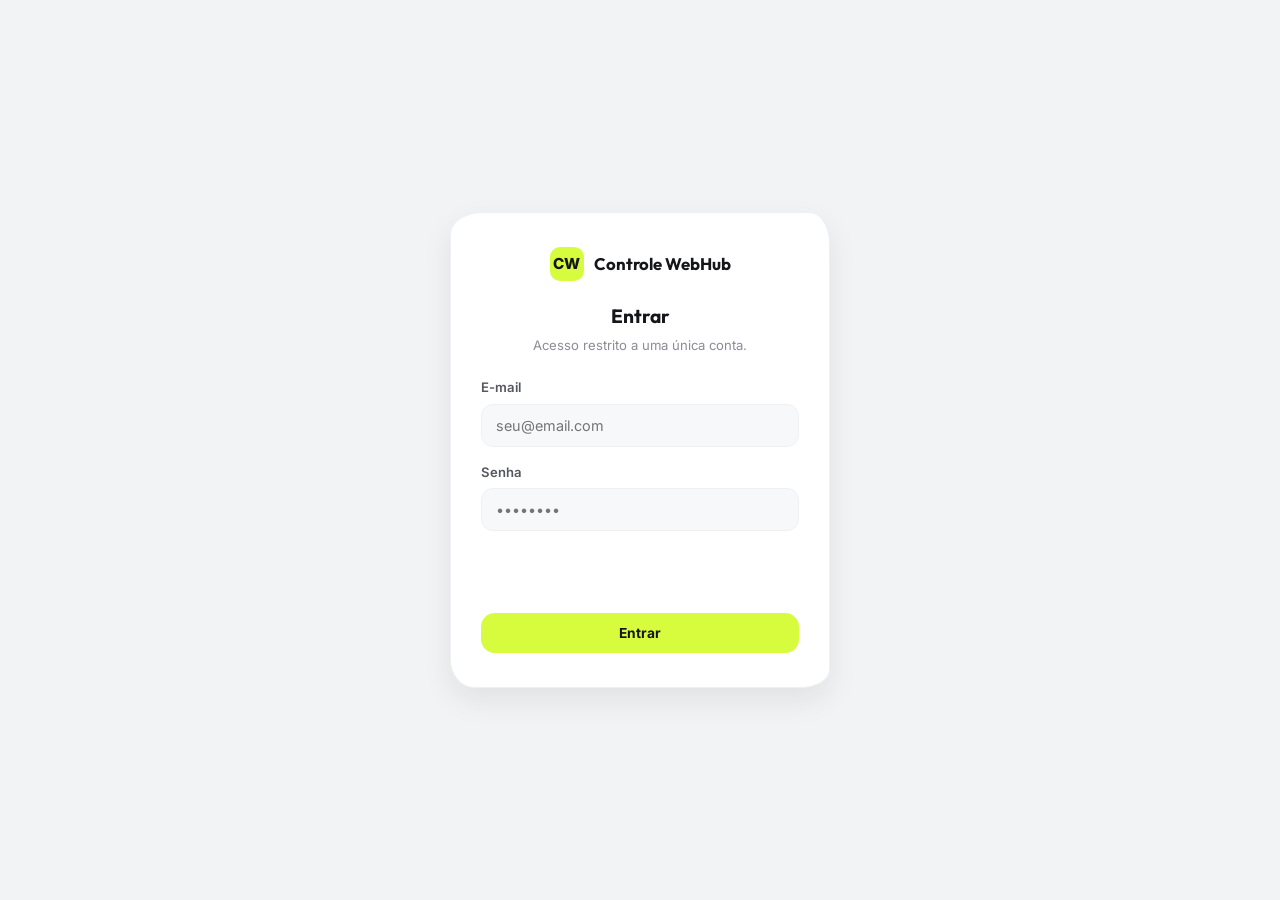
<file: cliente.html>
<!DOCTYPE html>
<html lang="pt-BR">
<head>
<meta charset="UTF-8">
<meta name="viewport" content="width=device-width, initial-scale=1.0">
<title id="pageTitle">Novo cliente | Controle WebHub</title>
<script src="js/auth.js"></script>
<script>AUTH.requireAuth();</script>
<script src="js/theme.js"></script>
<script src="js/sidebar.js"></script>
<link rel="stylesheet" href="css/style.css">
</head>
<body>

<svg style="display:none">
  <symbol id="i-chevron" viewBox="0 0 24 24"><path d="M15 6l-6 6 6 6" fill="none" stroke="currentColor" stroke-width="2" stroke-linecap="round" stroke-linejoin="round"/></symbol>
  <symbol id="i-menu" viewBox="0 0 24 24"><line x1="4" y1="7" x2="20" y2="7" stroke="currentColor" stroke-width="1.8" stroke-linecap="round"/><line x1="4" y1="12" x2="20" y2="12" stroke="currentColor" stroke-width="1.8" stroke-linecap="round"/><line x1="4" y1="17" x2="20" y2="17" stroke="currentColor" stroke-width="1.8" stroke-linecap="round"/></symbol>
  <symbol id="i-home" viewBox="0 0 24 24"><path d="M4 11.5 12 4l8 7.5" fill="none" stroke="currentColor" stroke-width="1.8" stroke-linecap="round" stroke-linejoin="round"/><path d="M6 10v9h12v-9" fill="none" stroke="currentColor" stroke-width="1.8" stroke-linejoin="round"/><path d="M10 19v-5h4v5" fill="none" stroke="currentColor" stroke-width="1.8" stroke-linejoin="round"/></symbol>
  <symbol id="i-users" viewBox="0 0 24 24"><circle cx="9" cy="8" r="3.2" fill="none" stroke="currentColor" stroke-width="1.8"/><path d="M3 20c.8-3.4 3-5.2 6-5.2s5.2 1.8 6 5.2" fill="none" stroke="currentColor" stroke-width="1.8" stroke-linecap="round"/><circle cx="16.5" cy="8.5" r="2.6" fill="none" stroke="currentColor" stroke-width="1.8"/><path d="M15 14.6c2.6.3 4.2 1.9 4.8 4.4" fill="none" stroke="currentColor" stroke-width="1.8" stroke-linecap="round"/></symbol>
  <symbol id="i-plus" viewBox="0 0 24 24"><line x1="12" y1="5" x2="12" y2="19" stroke="currentColor" stroke-width="2" stroke-linecap="round"/><line x1="5" y1="12" x2="19" y2="12" stroke="currentColor" stroke-width="2" stroke-linecap="round"/></symbol>
  <symbol id="i-cash" viewBox="0 0 24 24"><rect x="2.5" y="6" width="19" height="12" rx="2.5" fill="none" stroke="currentColor" stroke-width="1.8"/><circle cx="12" cy="12" r="2.6" fill="none" stroke="currentColor" stroke-width="1.8"/></symbol>
  <symbol id="i-report" viewBox="0 0 24 24"><path d="M7 3h8l4 4v14a1 1 0 0 1-1 1H7a1 1 0 0 1-1-1V4a1 1 0 0 1 1-1z" fill="none" stroke="currentColor" stroke-width="1.8" stroke-linejoin="round"/><path d="M15 3v4h4" fill="none" stroke="currentColor" stroke-width="1.8" stroke-linejoin="round"/><line x1="9" y1="12" x2="15" y2="12" stroke="currentColor" stroke-width="1.6" stroke-linecap="round"/><line x1="9" y1="15.5" x2="15" y2="15.5" stroke="currentColor" stroke-width="1.6" stroke-linecap="round"/><line x1="9" y1="19" x2="12.5" y2="19" stroke="currentColor" stroke-width="1.6" stroke-linecap="round"/></symbol>
  <symbol id="i-logout" viewBox="0 0 24 24"><path d="M15 17l5-5-5-5" fill="none" stroke="currentColor" stroke-width="1.8" stroke-linecap="round" stroke-linejoin="round"/><line x1="20" y1="12" x2="9" y2="12" stroke="currentColor" stroke-width="1.8" stroke-linecap="round"/><path d="M13 5H6a1 1 0 0 0-1 1v12a1 1 0 0 0 1 1h7" fill="none" stroke="currentColor" stroke-width="1.8" stroke-linecap="round" stroke-linejoin="round"/></symbol>
  <symbol id="i-gear" viewBox="0 0 24 24"><circle cx="12" cy="12" r="3" fill="none" stroke="currentColor" stroke-width="1.8"/><path d="M19.4 13a7.6 7.6 0 0 0 0-2l2-1.4-2-3.4-2.3.8a7.7 7.7 0 0 0-1.7-1l-.4-2.4H10.6l-.4 2.4a7.7 7.7 0 0 0-1.7 1l-2.3-.8-2 3.4L6.2 11a7.6 7.6 0 0 0 0 2l-2 1.4 2 3.4 2.3-.8a7.7 7.7 0 0 0 1.7 1l.4 2.4h3.4l.4-2.4a7.7 7.7 0 0 0 1.7-1l2.3.8 2-3.4z" fill="none" stroke="currentColor" stroke-width="1.6" stroke-linejoin="round"/></symbol>
  <symbol id="i-bell" viewBox="0 0 24 24"><path d="M6 17v-5a6 6 0 0 1 12 0v5l1.5 2.2H4.5z" fill="none" stroke="currentColor" stroke-width="1.8" stroke-linejoin="round"/><path d="M9.5 20.5a2.6 2.6 0 0 0 5 0" fill="none" stroke="currentColor" stroke-width="1.8" stroke-linecap="round"/></symbol>
  <symbol id="i-trash" viewBox="0 0 24 24"><path d="M4 7h16M9 7V4h6v3m-8 0 1 13h8l1-13" fill="none" stroke="currentColor" stroke-width="1.8" stroke-linecap="round" stroke-linejoin="round"/></symbol>
</svg>

<div class="app">

  <!-- ================= SIDEBAR ================= -->
  <aside class="sidebar">
    <button class="sidebar-collapse-btn" id="sidebarCollapseBtn" aria-label="Recolher menu"><svg class="icon-sm"><use href="#i-chevron"/></svg></button>
    <div class="brand">
      <div class="brand-mark">CW</div>
      <span class="brand-name">Controle WebHub</span>
    </div>
    <nav class="nav-group">
      <a href="index.html" class="nav-link"><svg class="icon"><use href="#i-home"/></svg><span>Dashboard</span></a>
      <a href="clientes.html" class="nav-link active"><svg class="icon"><use href="#i-users"/></svg><span>Clientes</span></a>
      <a href="cliente.html" class="nav-sublink active"><svg><use href="#i-plus"/></svg><span>Novo cliente</span></a>
      <a href="relatorio.html" class="nav-link"><svg class="icon"><use href="#i-report"/></svg><span>Relatório</span></a>
      <a href="configuracoes.html" class="nav-link"><svg class="icon"><use href="#i-gear"/></svg><span>Configurações</span></a>
    </nav>
    <div class="nav-spacer"></div>
    <div class="sidebar-card">
      <div class="badge-mini"><svg class="icon-sm"><use href="#i-cash"/></svg></div>
      <h4>Resumo rápido</h4>
      <p id="sidebarSummary">Carregando totais…</p>
    </div>
  </aside>
  <div class="sidebar-backdrop" id="sidebarBackdrop"></div>

  <!-- ================= CONTEÚDO ================= -->
  <main class="main">
    <div class="topbar">
      <div class="topbar-title">
        <button class="hamburger-btn" id="hamburgerBtn" aria-label="Abrir menu"><svg class="icon"><use href="#i-menu"/></svg></button>
        <h1 id="formTitle">Novo cliente</h1>
        <span class="topbar-pill" id="clientCountPill">0 clientes</span>
      </div>
      <div class="topbar-actions">
        <button class="icon-btn" id="notifBell" aria-label="Notificações"><svg class="icon"><use href="#i-bell"/></svg></button>
        <div class="user-chip">
          <div class="user-avatar">EU</div>
          <span>Minha agência</span>
        </div>
        <button class="icon-btn" id="logoutBtn" aria-label="Sair"><svg class="icon"><use href="#i-logout"/></svg></button>
      </div>
    </div>

    <form class="form-card" id="clientForm">
      <div class="form-grid">
        <label class="field field-full">
          <span>Nome da empresa *</span>
          <input type="text" name="empresa" required placeholder="ex: Padaria do João">
        </label>

        <label class="field">
          <span>Valor do projeto (R$) *</span>
          <input type="number" name="valor" min="0" step="0.01" required placeholder="0,00">
        </label>
        <label class="field">
          <span>Tipo de projeto</span>
          <select name="tipoProjeto">
            <option value="">Selecione...</option>
            <option value="Site institucional">Site institucional</option>
            <option value="Identidade visual">Identidade visual</option>
            <option value="Sistema">Sistema</option>
            <option value="SaaS">SaaS</option>
            <option value="Landing page">Landing page</option>
            <option value="Manutenção">Manutenção</option>
          </select>
        </label>

        <label class="field">
          <span>Origem do cliente</span>
          <select name="origem">
            <option value="">Selecione...</option>
            <option value="Formulário">Formulário</option>
            <option value="WhatsApp">WhatsApp</option>
            <option value="Instagram">Instagram</option>
            <option value="Pessoal">Pessoal</option>
          </select>
        </label>

        <label class="field">
          <span>Dev responsável</span>
          <select name="devResponsavel" id="devResponsavel">
            <option value="">Selecione...</option>
            <option value="Ruan">Ruan</option>
          </select>
        </label>
        <label class="field">
          <span>Forma de pagamento</span>
          <select name="tipoPagamento" id="tipoPagamento">
            <option value="avista">À vista</option>
            <option value="parcelado">Parcelado</option>
          </select>
        </label>

        <label class="field">
          <span>Data de início</span>
          <input type="date" name="dataInicio">
        </label>
        <label class="field">
          <span>Prazo final</span>
          <input type="date" name="prazoFinal">
        </label>

        <label class="field">
          <span>Status do projeto</span>
          <select name="status">
            <option value="desenvolvimento">Em desenvolvimento</option>
            <option value="concluido">Concluído</option>
          </select>
        </label>
        <div class="field-full checkbox-row">
          <label class="checkbox-field" id="clientePagoField">
            <input type="checkbox" name="clientePago">
            <span>Cliente já pagou</span>
          </label>
          <label class="checkbox-field" id="devPagoField">
            <input type="checkbox" name="devPago">
            <span>Dev já foi pago</span>
          </label>
          <label class="checkbox-field">
            <input type="checkbox" name="agenciaPaga">
            <span>Agência já foi paga</span>
          </label>
        </div>
      </div>

      <div class="section-title" id="splitSectionTitle">Divisão do valor entre agência, você e o dev</div>
      <div class="split-row" id="splitRow">
        <label class="field">
          <span>Agência (%)</span>
          <input type="number" name="splitAgencia" min="0" max="100" step="1" value="20">
        </label>
        <label class="field">
          <span>Eu (%)</span>
          <input type="number" name="splitEu" min="0" max="100" step="1" value="40">
        </label>
        <label class="field" id="splitDevField">
          <span>Dev (%)</span>
          <input type="number" name="splitDev" min="0" max="100" step="1" value="40">
        </label>
      </div>
      <div class="split-breakdown" id="splitBreakdown">
        <div class="split-card is-agencia"><span>Agência recebe</span><strong id="splitAgenciaValue">R$ 0,00</strong><small id="splitAgenciaPct">20%</small></div>
        <div class="split-card is-eu"><span>Eu recebo</span><strong id="splitEuValue">R$ 0,00</strong><small id="splitEuPct">40%</small></div>
        <div class="split-card is-dev" id="splitDevCard"><span>Dev recebe</span><strong id="splitDevValue">R$ 0,00</strong><small id="splitDevPct">40%</small></div>
      </div>
      <div class="split-total" id="splitTotal">Soma: 100%</div>

      <div class="section-title">Situação financeira real deste projeto</div>
      <p class="field-hint" style="margin:-8px 0 12px;">Aqui é o dinheiro que já entrou/saiu de verdade — diferente da divisão acima, que é só o combinado.</p>
      <div class="finance-panel">
        <div class="finance-row">
          <div class="finance-row-info"><strong>Recebido do cliente</strong><span id="financeRecebidoHint"></span></div>
          <div class="finance-row-value" id="financeRecebido">R$ 0,00</div>
        </div>
        <div class="finance-row" id="financeDevRow">
          <div class="finance-row-info"><strong>Repassado ao dev</strong><span id="financeDevHint"></span></div>
          <div class="finance-row-value" id="financeDev">R$ 0,00</div>
        </div>
        <div class="finance-row">
          <div class="finance-row-info"><strong>Repassado à agência</strong><span id="financeAgenciaHint"></span></div>
          <div class="finance-row-value" id="financeAgencia">R$ 0,00</div>
        </div>
        <div class="finance-row is-total">
          <div class="finance-row-info"><strong>Saldo real (fica comigo)</strong></div>
          <div class="finance-row-value" id="financeSaldo">R$ 0,00</div>
        </div>
      </div>

      <div class="section-title" id="parcelasTitle" hidden>
        <span>Parcelas</span>
        <button type="button" class="btn btn-outline btn-sm" id="addParcela"><svg class="icon-sm"><use href="#i-plus"/></svg>Adicionar parcela</button>
      </div>
      <div class="parcelas-list" id="parcelasList" hidden></div>

      <p class="admin-msg" id="formMsg" style="font-size:.85rem;margin-top:14px;"></p>

      <div class="form-actions">
        <button type="button" class="btn btn-danger" id="deleteBtn" hidden><svg class="icon-sm"><use href="#i-trash"/></svg>Excluir cliente</button>
        <div class="form-actions-right">
          <a href="clientes.html" class="btn btn-outline">Cancelar</a>
          <button type="submit" class="btn btn-lime" id="submitBtn">Salvar cliente</button>
        </div>
      </div>
    </form>
  </main>
</div>

<div class="toast" id="toast"></div>

<script src="js/store.js"></script>
<script src="js/notifications.js"></script>
<script src="js/cliente.js"></script>
<script>document.getElementById('logoutBtn').addEventListener('click', () => AUTH.logout());</script>
</body>
</html>
</file>
<file: css/style.css>
@import url('https://fonts.googleapis.com/css2?family=Outfit:wght@400;500;600;700;800&family=Inter:wght@400;500;600;700&display=swap');

:root{
  --lime:#d7fb3d;
  --lime-dark:#a9c92e;
  --ink:#15161a;
  --sidebar:#111214;
  --panel:#1b1c20;
  --bg:#f2f3f5;
  --white:#ffffff;
  /* Fixas em qualquer tema — usadas em superfícies que não devem inverter (sidebar,
     card de destaque, botões escuros, avatar) e no texto sobre elas ou sobre o lima. */
  --onyx:#15161a;
  --onyx-text:#ffffff;
  --gray-900:#1c1d21;
  --gray-700:#55565f;
  --gray-500:#8b8c96;
  --gray-300:#d9dae0;
  --gray-100:#eef0f3;
  --gray-50:#f7f8fa;
  --red:#ef5b5b;
  --blue:#5b8def;
  --orange:#f5a623;
  /* "Organic card": cada canto tem uma curvatura própria (h e v diferentes) em vez de
     um border-radius uniforme — dá o ar de forma desenhada à mão, mas sutil o bastante
     pra continuar lendo como um card retangular comum. Usado por TODOS os cards do
     sistema (stat-card, panel, form-card, modal-card, auth-card, notif-popup, sidebar-card,
     split-card, client-card) só por herdarem estas duas variáveis — não precisa reaplicar
     a curvatura card a card. Em px fixo (não %) de propósito: com % o resultado distorce
     em cards muito largos ou muito estreitos, porque a curva vira fração do lado; em px a
     mesma "personalidade" de curva fica igual em qualquer proporção e em qualquer tela. */
  --radius-lg:32px 20px 30px 24px / 22px 32px 18px 28px;
  --radius-md:22px 14px 20px 16px / 16px 22px 14px 20px;
  --radius-sm:12px;
  --shadow-sm:0 1px 3px rgba(20,20,30,.05);
  --shadow-md:0 12px 30px rgba(20,20,30,.08);
  color-scheme:light;
}

:root[data-theme="dark"]{
  --ink:#f2f3f5;
  --bg:#0e0f12;
  --white:#1c1d22;
  --gray-700:#c7c8d1;
  --gray-500:#9c9daa;
  --gray-300:#4a4b52;
  --gray-100:#2c2d33;
  --gray-50:#232429;
  --shadow-sm:0 1px 3px rgba(0,0,0,.3);
  --shadow-md:0 12px 30px rgba(0,0,0,.4);
  color-scheme:dark;
}

*{box-sizing:border-box;}
html,body{margin:0;padding:0;}
[hidden]{display:none !important;}
body{
  font-family:'Inter',sans-serif;background:var(--bg);color:var(--ink);
  font-size:15px;line-height:1.4;
}
h1,h2,h3,.brand-name,.stat-value{font-family:'Outfit',sans-serif;}
a{text-decoration:none;color:inherit;}
button{font-family:inherit;cursor:pointer;border:none;background:none;color:inherit;}
input,select,textarea{font-family:inherit;font-size:.92rem;}
ul{list-style:none;margin:0;padding:0;}
.icon{width:20px;height:20px;flex-shrink:0;}
.icon-sm{width:16px;height:16px;flex-shrink:0;}

/* ================= LAYOUT ================= */
.app{display:flex;min-height:100vh;}

.sidebar{
  width:236px;flex-shrink:0;background:var(--sidebar);color:#c7c8d1;
  display:flex;flex-direction:column;padding:26px 18px;position:fixed;top:0;bottom:0;left:0;
  z-index:50;transition:width .2s ease,padding .2s ease;
}
.sidebar-collapse-btn{
  position:absolute;top:34px;right:-13px;width:26px;height:26px;border-radius:50%;
  background:var(--white);color:var(--gray-700);border:1.5px solid var(--gray-100);
  display:flex;align-items:center;justify-content:center;box-shadow:var(--shadow-sm);z-index:60;
}
.sidebar-collapse-btn:hover{color:var(--ink);}
.sidebar-collapse-btn svg{width:13px;height:13px;transition:transform .2s ease;}
html.sidebar-collapsed .sidebar-collapse-btn svg{transform:rotate(180deg);}
.brand{display:flex;align-items:center;gap:10px;padding:6px 10px 30px;color:var(--onyx-text);}
.brand-mark{
  width:34px;height:34px;border-radius:10px;background:var(--lime);color:var(--onyx);
  display:flex;align-items:center;justify-content:center;font-weight:800;font-size:.95rem;flex-shrink:0;
}
.brand-name{font-weight:700;font-size:1.05rem;}

.nav-group{margin-bottom:6px;}
.nav-link{
  display:flex;align-items:center;gap:12px;padding:11px 14px;border-radius:12px;
  font-size:.9rem;font-weight:500;color:#9c9daa;transition:background .15s ease,color .15s ease;
}
.nav-link:hover{background:rgba(255,255,255,.05);color:var(--onyx-text);}
.nav-link.active{background:var(--lime);color:var(--onyx);font-weight:700;}
.nav-link .icon{color:currentColor;}

/* Sub-item de menu (ex: "Novo cliente" dentro de "Clientes") — mais discreto que um
   item de primeiro nível, sem o bloco de destaque cheio, só indentado. */
.nav-sublink{
  display:flex;align-items:center;gap:10px;padding:8px 14px 8px 40px;border-radius:12px;
  font-size:.82rem;font-weight:500;color:#8a8b96;transition:background .15s ease,color .15s ease;
  margin:-2px 0 4px;
}
.nav-sublink:hover{background:rgba(255,255,255,.05);color:var(--onyx-text);}
.nav-sublink.active{color:var(--lime);font-weight:700;}
.nav-sublink svg{width:14px;height:14px;color:currentColor;flex-shrink:0;}

.nav-spacer{flex:1;}

.sidebar-card{
  background:linear-gradient(160deg,#26272c,#1a1b1f);border-radius:var(--radius-md);
  padding:18px;color:var(--onyx-text);margin-top:10px;
}
.sidebar-card h4{font-size:.88rem;margin:10px 0 4px;}
.sidebar-card p{font-size:.76rem;color:#9c9daa;margin:0 0 12px;line-height:1.5;}
.sidebar-card .badge-mini{
  width:32px;height:32px;border-radius:9px;background:var(--lime);color:var(--onyx);
  display:flex;align-items:center;justify-content:center;font-weight:700;
}

.main{margin-left:236px;flex:1;min-width:0;padding:30px 34px 60px;transition:margin-left .2s ease;}

/* Menu recolhido manualmente (botão na borda do menu) — mesmo visual do modo "só ícones"
   usado automaticamente em telas estreitas, só que acionado pelo usuário em qualquer tamanho. */
html.sidebar-collapsed .sidebar{width:76px;padding:26px 12px;}
html.sidebar-collapsed .brand-name,
html.sidebar-collapsed .nav-link span:not(.icon-badge),
html.sidebar-collapsed .nav-sublink span,
html.sidebar-collapsed .sidebar-card{display:none;}
html.sidebar-collapsed .nav-link{justify-content:center;padding:12px;}
html.sidebar-collapsed .nav-sublink{justify-content:center;padding:8px 12px;}
html.sidebar-collapsed .main{margin-left:76px;}

.topbar{display:flex;align-items:center;justify-content:space-between;margin-bottom:26px;gap:16px;flex-wrap:wrap;}
.topbar-title{display:flex;align-items:center;gap:12px;}
.topbar-title h1{font-size:1.5rem;font-weight:700;}
.topbar-pill{
  background:var(--gray-100);color:var(--gray-700);font-size:.72rem;font-weight:700;
  padding:4px 12px;border-radius:999px;
}
.topbar-actions{display:flex;align-items:center;gap:10px;}
.icon-btn{
  width:40px;height:40px;border-radius:12px;background:var(--white);box-shadow:var(--shadow-sm);
  display:flex;align-items:center;justify-content:center;color:var(--gray-700);position:relative;
}
.user-chip{display:flex;align-items:center;gap:10px;background:var(--white);border-radius:14px;padding:6px 14px 6px 6px;box-shadow:var(--shadow-sm);}
.user-avatar{
  width:32px;height:32px;border-radius:50%;background:var(--lime);color:var(--onyx);
  display:flex;align-items:center;justify-content:center;font-weight:700;font-size:.8rem;
}
.user-chip span{font-size:.85rem;font-weight:600;}

/* Botão hambúrguer — só aparece em telas estreitas (ver media query), abre o menu
   completo por cima do conteúdo. */
.hamburger-btn{
  display:none;width:40px;height:40px;border-radius:12px;background:var(--white);
  box-shadow:var(--shadow-sm);align-items:center;justify-content:center;color:var(--gray-700);
  flex-shrink:0;
}

/* ================= CARDS / STATS ================= */
.stat-grid{display:grid;grid-template-columns:repeat(4,1fr);gap:18px;margin-bottom:22px;}
.stat-card{
  background:var(--white);border-radius:var(--radius-lg);padding:22px;box-shadow:var(--shadow-sm);
  display:flex;flex-direction:column;gap:14px;min-height:150px;
}
.stat-card.is-accent{background:var(--onyx);color:var(--onyx-text);}
.stat-card.is-accent .stat-label{color:#a9aab2;}
.stat-card.is-clickable{
  border:none;font-family:inherit;text-align:left;width:100%;cursor:pointer;
  transition:transform .15s ease,box-shadow .15s ease;
}
.stat-card.is-clickable:hover{transform:translateY(-3px);box-shadow:var(--shadow-md);}
.stat-icon{
  width:42px;height:42px;border-radius:12px;display:flex;align-items:center;justify-content:center;
  background:var(--gray-100);color:var(--ink);
}
.stat-card.is-accent .stat-icon{background:var(--lime);color:var(--onyx);}
/* Mesma linguagem de cor das divisões em cliente.html: azul = agência, verde = recebido/
   meu (dinheiro que fica), vermelho = dev (repasse pra fora). Cor fixa (não muda com o
   tema) igual aos split-cards, pelo mesmo motivo: o fundo claro é fixo. */
.stat-icon.is-blue{background:#e2ecff;color:#3b6fd6;}
.stat-icon.is-green{background:#e3f6ea;color:#1e8a4c;}
.stat-icon.is-red{background:#fdecec;color:#e05656;}
.stat-value{font-size:1.55rem;font-weight:700;}
.stat-label{font-size:.8rem;color:var(--gray-500);font-weight:500;}
.stat-sub{font-size:.72rem;color:var(--gray-500);font-weight:600;margin-top:2px;min-height:15px;}

.grid-2{display:grid;grid-template-columns:1.5fr 1fr;gap:18px;align-items:stretch;}

.panel{background:var(--white);border-radius:var(--radius-lg);padding:24px;box-shadow:var(--shadow-sm);}
.panel-head{display:flex;align-items:center;justify-content:space-between;margin-bottom:18px;}
.panel-head h3{font-size:1rem;font-weight:700;}
.panel-head .plain-link{font-size:.8rem;color:var(--gray-500);font-weight:600;}
.btn-link-reset{background:none;border:none;font-family:inherit;cursor:pointer;}
#monthlyChartWrap{cursor:pointer;}

.chart-wrap{height:220px;position:relative;}

.donut-wrap{display:flex;align-items:center;gap:20px;}
.donut-canvas-wrap{width:150px;height:150px;position:relative;flex-shrink:0;}
.donut-center{
  position:absolute;inset:0;display:flex;flex-direction:column;align-items:center;justify-content:center;
}
.donut-center strong{font-size:1.15rem;}
.donut-center span{font-size:.7rem;color:var(--gray-500);}
.legend{display:flex;flex-direction:column;gap:12px;flex:1;}
.legend-item{display:flex;align-items:center;gap:10px;font-size:.82rem;}
.legend-dot{width:10px;height:10px;border-radius:50%;flex-shrink:0;}
.legend-item strong{margin-left:auto;font-weight:700;}

.target-list{display:flex;flex-direction:column;gap:16px;margin-top:20px;}
.target-row{display:flex;align-items:center;gap:12px;}
.target-icon{width:34px;height:34px;border-radius:10px;background:var(--gray-100);display:flex;align-items:center;justify-content:center;flex-shrink:0;}
.target-info{flex:1;min-width:0;}
.target-info .target-top{display:flex;justify-content:space-between;font-size:.8rem;margin-bottom:6px;}
.target-info .target-top strong{font-weight:700;}
.target-track{height:6px;border-radius:999px;background:var(--gray-100);overflow:hidden;}
.target-fill{height:100%;border-radius:999px;background:var(--ink);}

/* ================= CLIENTES (grid + cards) ================= */
.page-head{display:flex;align-items:center;justify-content:space-between;margin-bottom:22px;flex-wrap:wrap;gap:14px;}
.btn{
  display:inline-flex;align-items:center;gap:8px;padding:12px 20px;border-radius:14px;
  font-weight:700;font-size:.86rem;transition:transform .15s ease,box-shadow .15s ease;
}
.btn-primary{background:var(--onyx);color:var(--onyx-text);}
.btn-primary:hover{transform:translateY(-1px);box-shadow:var(--shadow-md);}
.btn-lime{background:var(--lime);color:var(--onyx);}
.btn-lime:hover{transform:translateY(-1px);box-shadow:var(--shadow-md);}
.btn-outline{background:var(--white);color:var(--ink);box-shadow:var(--shadow-sm);}
.btn-outline:hover{background:var(--gray-50);}
.btn-danger{background:#fdecec;color:var(--red);}
.btn-sm{padding:8px 14px;font-size:.78rem;border-radius:10px;}
.btn:disabled{opacity:.5;cursor:not-allowed;transform:none !important;}

.client-grid{display:grid;grid-template-columns:repeat(auto-fill,minmax(230px,1fr));gap:22px;}

/* Card estilo "perfil": o avatar redondo fica dentro do card, encaixado no
   canto superior direito, fazendo borda com a própria borda do card. A curvatura
   do card vem de --radius-lg (o mesmo "organic card" reutilizado no resto do sistema). */
.client-card{
  display:block;position:relative;text-align:left;
  transition:transform .15s ease,box-shadow .15s ease;
}
.client-card:hover{transform:translateY(-3px);}
.client-card:hover .client-card-body{box-shadow:var(--shadow-md);}
.client-card-avatar-wrap{position:absolute;top:16px;right:16px;z-index:2;}
.client-card-arrow{
  position:absolute;bottom:-2px;right:-2px;width:18px;height:18px;border-radius:50%;
  background:var(--white);border:1.5px solid var(--gray-100);color:var(--ink);
  display:flex;align-items:center;justify-content:center;
}
.client-card-arrow svg{width:9px;height:9px;}
.client-card-body{
  position:relative;background:var(--white);
  border:1.5px solid var(--gray-100);border-radius:var(--radius-lg);
  padding:20px;display:flex;flex-direction:column;gap:14px;
  transition:box-shadow .15s ease;
}
.client-avatar{
  width:44px;height:44px;border-radius:50%;background:var(--onyx);color:var(--lime);
  display:flex;align-items:center;justify-content:center;font-weight:700;font-size:1rem;flex-shrink:0;
}
.client-card-name{font-weight:700;font-size:.95rem;padding-right:52px;}
.client-card-role{font-size:.76rem;color:var(--gray-500);margin-top:2px;padding-right:52px;}
.client-card-value{font-size:1.2rem;font-weight:700;}
.client-card-foot{display:flex;align-items:center;justify-content:space-between;}
.status-dot{width:9px;height:9px;border-radius:50%;display:inline-block;flex-shrink:0;}
.status-pill{
  display:inline-flex;align-items:center;gap:6px;font-size:.72rem;font-weight:700;
  padding:5px 10px;border-radius:999px;background:var(--gray-100);color:var(--gray-700);
}
.status-pill.st-dev{background:#fff4e0;color:#b9750c;}
.status-pill.st-done{background:#e4f9ea;color:#1e8a4c;}
.status-dot.st-dev{background:var(--orange);}
.status-dot.st-done{background:#2fbf6a;}

.empty-state{
  grid-column:1/-1;display:flex;flex-direction:column;align-items:center;justify-content:center;
  gap:14px;padding:70px 20px;color:var(--gray-500);text-align:center;
}
.empty-state .icon{width:40px;height:40px;color:var(--gray-300);}

/* ================= FORM (novo/editar cliente) ================= */
.form-card{background:var(--white);border-radius:var(--radius-lg);padding:28px;box-shadow:var(--shadow-sm);}
.form-grid{display:grid;grid-template-columns:1fr 1fr;gap:18px;}
.field{display:flex;flex-direction:column;gap:7px;font-size:.82rem;font-weight:600;color:var(--gray-700);}
.field-full{grid-column:1/-1;}
.field input,.field select,.field textarea{
  padding:12px 14px;border-radius:12px;border:1.5px solid var(--gray-100);background:var(--gray-50);
  font-size:.9rem;color:var(--ink);transition:border-color .15s ease,background .15s ease;
}
.field input:focus,.field select:focus,.field textarea:focus{outline:none;border-color:var(--ink);background:var(--white);}
.field-hint{font-size:.72rem;color:var(--gray-500);font-weight:500;}
.checkbox-field{display:flex;align-items:center;gap:10px;font-weight:600;font-size:.85rem;color:var(--ink);}
.checkbox-field input{width:17px;height:17px;accent-color:var(--ink);}
.checkbox-row{display:flex;flex-wrap:wrap;gap:20px;padding:2px 0 4px;}

/* ================= Situação financeira (dentro do cliente) ================= */
.finance-panel{background:var(--gray-50);border-radius:var(--radius-md);padding:6px 16px;margin-top:4px;}
.finance-row{
  display:flex;align-items:center;justify-content:space-between;gap:10px;
  padding:12px 0;border-bottom:1px solid var(--gray-100);font-size:.88rem;
}
.finance-row:last-child{border-bottom:none;}
.finance-row-info{display:flex;flex-direction:column;gap:2px;}
.finance-row-info span{font-size:.75rem;color:var(--gray-500);}
.finance-row-value{font-weight:700;white-space:nowrap;}
.finance-row-value.is-pending{color:var(--gray-500);font-weight:600;}
.finance-row.is-total{font-weight:700;}
.finance-row.is-total .finance-row-value{font-size:1.05rem;}
.finance-row.is-total .finance-row-value.is-negative{color:var(--red);}

.password-field{position:relative;}
.password-field input{width:100%;padding-right:44px;}
.password-toggle{
  position:absolute;top:50%;right:6px;transform:translateY(-50%);width:32px;height:32px;
  border-radius:9px;display:flex;align-items:center;justify-content:center;color:var(--gray-500);
}
.password-toggle:hover{background:var(--gray-100);color:var(--ink);}
.field-match-hint{font-size:.76rem;font-weight:600;min-height:16px;}
.field-match-hint.is-ok{color:#1e8a4c;}
.field-match-hint.is-bad{color:var(--red);}

.option-manager-label{display:block;font-size:.82rem;font-weight:600;color:var(--gray-700);margin-bottom:8px;}
.option-chips{display:flex;flex-wrap:wrap;gap:8px;margin-bottom:12px;}
.option-chip{
  display:inline-flex;align-items:center;gap:6px;padding:6px 12px;border-radius:999px;
  font-size:.78rem;font-weight:600;background:var(--gray-100);color:var(--gray-700);
}
.option-chip.is-custom{background:var(--gray-900);color:var(--onyx-text);}
.option-chip button{
  display:flex;align-items:center;justify-content:center;width:15px;height:15px;
  color:inherit;opacity:.7;font-size:.9rem;line-height:1;
}
.option-chip button:hover{opacity:1;}
.option-add-form{display:flex;gap:8px;}
.option-add-form input{
  flex:1;padding:10px 12px;border-radius:10px;border:1.5px solid var(--gray-100);background:var(--gray-50);
  font-size:.85rem;color:var(--ink);
}
.option-add-form input:focus{outline:none;border-color:var(--ink);background:var(--white);}

.section-title{font-size:.95rem;font-weight:700;margin:28px 0 14px;display:flex;align-items:center;justify-content:space-between;}

.split-row{display:grid;grid-template-columns:repeat(3,1fr);gap:14px;margin-bottom:26px;}
.split-row.is-2col{grid-template-columns:repeat(2,1fr);}
.split-total{
  margin-top:10px;font-size:.8rem;font-weight:700;padding:10px 14px;border-radius:10px;
  background:var(--gray-50);color:var(--gray-700);
}
.split-total.is-ok{background:#e4f9ea;color:#1e8a4c;}
.split-total.is-bad{background:#fdecec;color:var(--red);}

.parcelas-list{display:flex;flex-direction:column;gap:10px;}
.parcela-row{
  display:grid;grid-template-columns:1fr 1fr auto auto;gap:10px;align-items:center;
  background:var(--gray-50);padding:10px 12px;border-radius:12px;
}
.parcela-row input{padding:9px 12px;border-radius:9px;border:1.5px solid var(--gray-100);background:var(--white);font-size:.85rem;}
.icon-remove{
  width:30px;height:30px;border-radius:9px;display:flex;align-items:center;justify-content:center;
  color:var(--gray-500);background:var(--white);
}
.icon-remove:hover{color:var(--red);}

.form-actions{display:flex;gap:12px;margin-top:26px;justify-content:space-between;}
.form-actions-right{display:flex;gap:12px;}

/* ================= Resumo de divisão (dentro do cliente) ================= */
.split-breakdown{display:grid;grid-template-columns:repeat(3,1fr);gap:14px;margin-bottom:12px;}
.split-breakdown.is-2col{grid-template-columns:repeat(2,1fr);}
.split-card{
  border-radius:var(--radius-md);padding:16px;background:var(--gray-50);border:1.5px solid var(--gray-100);
  display:flex;flex-direction:column;gap:4px;
}
.split-card span{font-size:.78rem;font-weight:600;color:var(--gray-500);}
.split-card strong{font-size:1.15rem;font-weight:700;color:var(--ink);}
.split-card small{font-size:.72rem;color:var(--gray-500);}
.split-card.is-agencia{border-color:#9db8f5;background:#e2ecff;}
.split-card.is-eu{border-color:#6fcf97;background:#e3f6ea;}
.split-card.is-dev{border-color:#f3a0a0;background:#fdecec;}
/* Essas três variantes têm fundo pastel fixo (não muda com o tema), então o texto
   também precisa ficar fixo — se usasse var(--ink)/var(--gray-500), no modo escuro
   o texto clareia e some em cima do fundo claro (baixo contraste). */
.split-card.is-agencia span,.split-card.is-agencia small,
.split-card.is-eu span,.split-card.is-eu small,
.split-card.is-dev span,.split-card.is-dev small{color:rgba(21,22,26,.62);}
.split-card.is-agencia strong,
.split-card.is-eu strong,
.split-card.is-dev strong{color:#15161a;}

/* ================= Notificações (sino) ================= */
.notif-badge{
  position:absolute;top:-4px;right:-4px;min-width:18px;height:18px;padding:0 4px;border-radius:999px;
  background:var(--red);color:var(--onyx-text);font-size:.65rem;font-weight:700;
  display:flex;align-items:center;justify-content:center;line-height:1;
}
.notif-panel{
  position:fixed;width:320px;max-height:400px;overflow-y:auto;background:var(--white);
  border-radius:var(--radius-md);box-shadow:var(--shadow-md);padding:8px;z-index:300;
  opacity:0;pointer-events:none;transform:translateY(-8px);transition:opacity .15s ease,transform .15s ease;
  border:1px solid var(--gray-100);
}
.notif-panel.open{opacity:1;pointer-events:auto;transform:translateY(0);}
.notif-head{font-size:.76rem;font-weight:700;color:var(--gray-500);padding:10px 12px 6px;text-transform:uppercase;letter-spacing:.03em;}
.notif-item{
  display:flex;align-items:center;justify-content:space-between;gap:10px;padding:10px 12px;border-radius:10px;
}
.notif-item:hover{background:var(--gray-50);}
.notif-item-info{display:flex;flex-direction:column;gap:2px;font-size:.82rem;}
.notif-item-info span{font-size:.72rem;color:var(--gray-500);font-weight:500;}
.notif-empty{padding:26px 16px;text-align:center;color:var(--gray-500);font-size:.85rem;}

.notif-popup-overlay{
  position:fixed;inset:0;background:rgba(10,10,14,.5);display:flex;align-items:center;justify-content:center;
  z-index:400;padding:20px;
}
.notif-popup{
  background:var(--white);border-radius:var(--radius-lg);padding:28px;max-width:420px;width:100%;
  position:relative;box-shadow:var(--shadow-md);
}
.notif-popup h3{font-size:1.1rem;margin:0 0 6px;}
.notif-popup > p{font-size:.85rem;color:var(--gray-500);margin:0 0 16px;}
.notif-popup-close{
  position:absolute;top:16px;right:16px;width:32px;height:32px;border-radius:50%;
  display:flex;align-items:center;justify-content:center;color:var(--gray-500);font-size:1.2rem;
}
.notif-popup-close:hover{background:var(--gray-100);color:var(--ink);}
.notif-popup-list{max-height:280px;overflow-y:auto;margin:0 -8px;}
.notif-popup-list .notif-item{padding:10px 8px;}

.toast{
  position:fixed;bottom:26px;left:50%;transform:translateX(-50%) translateY(20px);
  background:var(--onyx);color:var(--onyx-text);padding:13px 22px;border-radius:12px;font-size:.85rem;font-weight:600;
  opacity:0;pointer-events:none;transition:opacity .25s ease,transform .25s ease;z-index:200;box-shadow:var(--shadow-md);
}
.toast.show{opacity:1;transform:translateX(-50%) translateY(0);}

/* ================= Login ================= */
.auth-page{
  min-height:100vh;display:flex;align-items:center;justify-content:center;
  background:var(--bg);padding:20px;
}
.auth-card{
  width:100%;max-width:380px;background:var(--white);border-radius:var(--radius-lg);
  padding:34px 30px;box-shadow:var(--shadow-md);border:1.5px solid var(--gray-100);
}
.auth-card .brand{padding:0 0 22px;justify-content:center;color:var(--ink);}
.auth-card h1{font-size:1.2rem;text-align:center;margin:0 0 6px;}
.auth-card p.auth-sub{font-size:.82rem;color:var(--gray-500);text-align:center;margin:0 0 24px;}
.auth-form{display:flex;flex-direction:column;gap:16px;}
.auth-submit{width:100%;justify-content:center;margin-top:6px;}
.auth-msg{font-size:.82rem;text-align:center;min-height:18px;color:var(--red);font-weight:600;}

@media (max-width:1080px){
  .stat-grid{grid-template-columns:repeat(2,1fr);}
  .grid-2{grid-template-columns:1fr;}
}
@media (max-width:860px){
  /* Em telas estreitas o menu some totalmente (fora da tela) em vez de virar uma
     coluna de ícones — ganha o espaço todo. Um botão hambúrguer no topo abre o menu
     completo (com os nomes) como uma gaveta por cima do conteúdo. */
  .sidebar{
    width:236px !important;padding:26px 18px !important;
    transform:translateX(-100%);transition:transform .25s ease;
  }
  .sidebar.mobile-open{transform:translateX(0);}
  .brand-name,.nav-link span,.nav-sublink span,.sidebar-card{display:block !important;}
  .nav-link{justify-content:flex-start !important;padding:11px 14px !important;}
  .nav-sublink{justify-content:flex-start !important;padding:8px 14px 8px 40px !important;}
  .sidebar-collapse-btn{display:none;}
  .hamburger-btn{display:flex;}
  .sidebar-backdrop{display:none;position:fixed;inset:0;background:rgba(10,10,14,.5);z-index:49;}
  .sidebar-backdrop.show{display:block;}
  .main{margin-left:0 !important;padding:22px 18px 50px;}
  .form-grid{grid-template-columns:1fr;}
  .split-row{grid-template-columns:1fr;}
  .split-breakdown{grid-template-columns:1fr;}
  .donut-wrap{flex-direction:column;align-items:flex-start;}
  .legend{width:100%;}
}
@media (max-width:640px){
  .stat-grid{grid-template-columns:1fr;}
  .parcela-row{grid-template-columns:1fr;}
  .parcela-row .icon-remove{justify-self:end;}
  .main{padding:18px 14px 40px;}
  .topbar{margin-bottom:20px;}
  .topbar-title h1{font-size:1.25rem;}
  .topbar-pill{display:none;}
  .user-chip span{display:none;}
  .user-chip{padding:6px;}
  .panel,.form-card{padding:18px;}
  .modal-card{padding:20px;max-height:88vh;}
  .split-breakdown{grid-template-columns:1fr;}
  .client-grid{grid-template-columns:1fr;}
  .chart-wrap{height:180px;}
  .form-actions{flex-direction:column;align-items:stretch;}
  .form-actions-right{flex-direction:column;align-items:stretch;}
  .form-actions .btn{width:100%;justify-content:center;}
  /* O JS posiciona o painel de notificações com "right" relativo ao sino — em telas
     estreitas o sino não fica na ponta direita da viewport, então isso pode empurrar
     o painel pra fora da tela à esquerda. Trava com margem fixa dos dois lados. */
  .notif-panel{left:12px !important;right:12px !important;width:auto !important;}
}
@media (max-width:400px){
  .sidebar{width:min(236px,84vw) !important;}
}

/* ================= Relatório ================= */
.report-table-wrap{overflow-x:auto;}
.report-table{width:100%;border-collapse:collapse;font-size:.86rem;}
.report-table th{
  text-align:left;padding:10px 14px;color:var(--gray-500);font-weight:700;font-size:.76rem;
  text-transform:uppercase;letter-spacing:.03em;border-bottom:1.5px solid var(--gray-100);
}
.report-table td{padding:13px 14px;border-bottom:1px solid var(--gray-100);}
.report-table tr:last-child td{border-bottom:none;}
.report-empty{text-align:center;color:var(--gray-500);padding:30px 14px !important;}

/* ================= Modal de detalhamento ================= */
.modal-overlay{
  position:fixed;inset:0;background:rgba(10,10,14,.5);display:none;
  align-items:center;justify-content:center;z-index:400;padding:20px;
}
.modal-overlay.open{display:flex;}
.modal-card{
  position:relative;background:var(--white);border-radius:var(--radius-lg);padding:26px;
  max-width:520px;width:100%;max-height:80vh;overflow-y:auto;box-shadow:var(--shadow-md);
}
.modal-card.is-wide{max-width:820px;}
.modal-head{display:flex;align-items:center;justify-content:space-between;margin-bottom:16px;}
.modal-head h3{font-size:1.05rem;padding-right:36px;}
.modal-group{margin-bottom:18px;}
.modal-group:last-child{margin-bottom:0;}
.modal-group-title{font-size:.82rem;font-weight:700;color:var(--gray-500);margin-bottom:8px;text-transform:uppercase;letter-spacing:.03em;}
.modal-row{
  display:flex;align-items:center;justify-content:space-between;gap:10px;
  padding:12px 0;border-bottom:1px solid var(--gray-100);font-size:.88rem;
}
.modal-row:last-child{border-bottom:none;}
.modal-row-info{display:flex;flex-direction:column;gap:2px;min-width:0;}
.modal-row-info span{font-size:.75rem;color:var(--gray-500);}
.modal-row-value{font-weight:700;white-space:nowrap;}
.modal-total-row{
  display:flex;align-items:center;justify-content:space-between;font-weight:700;
  padding:10px 12px;background:var(--gray-50);border-radius:10px;margin-top:6px;
}
</file>
